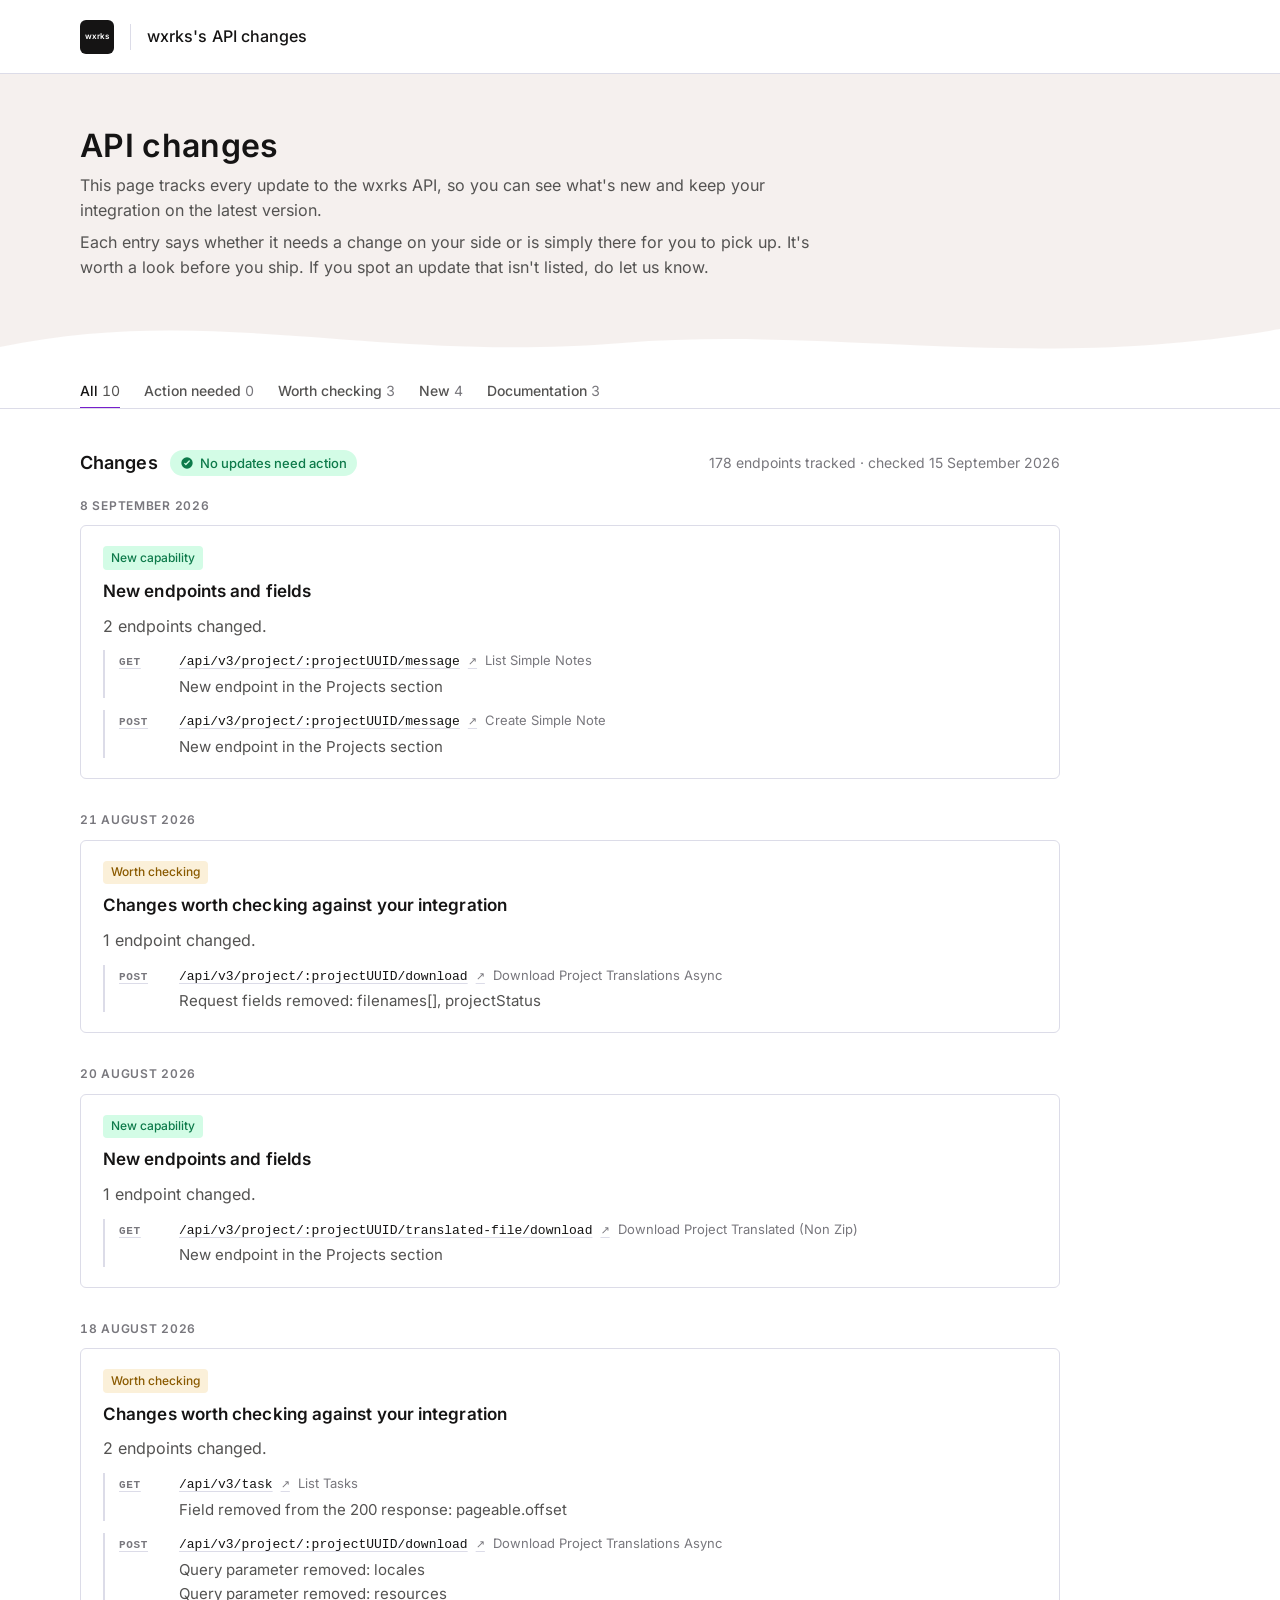
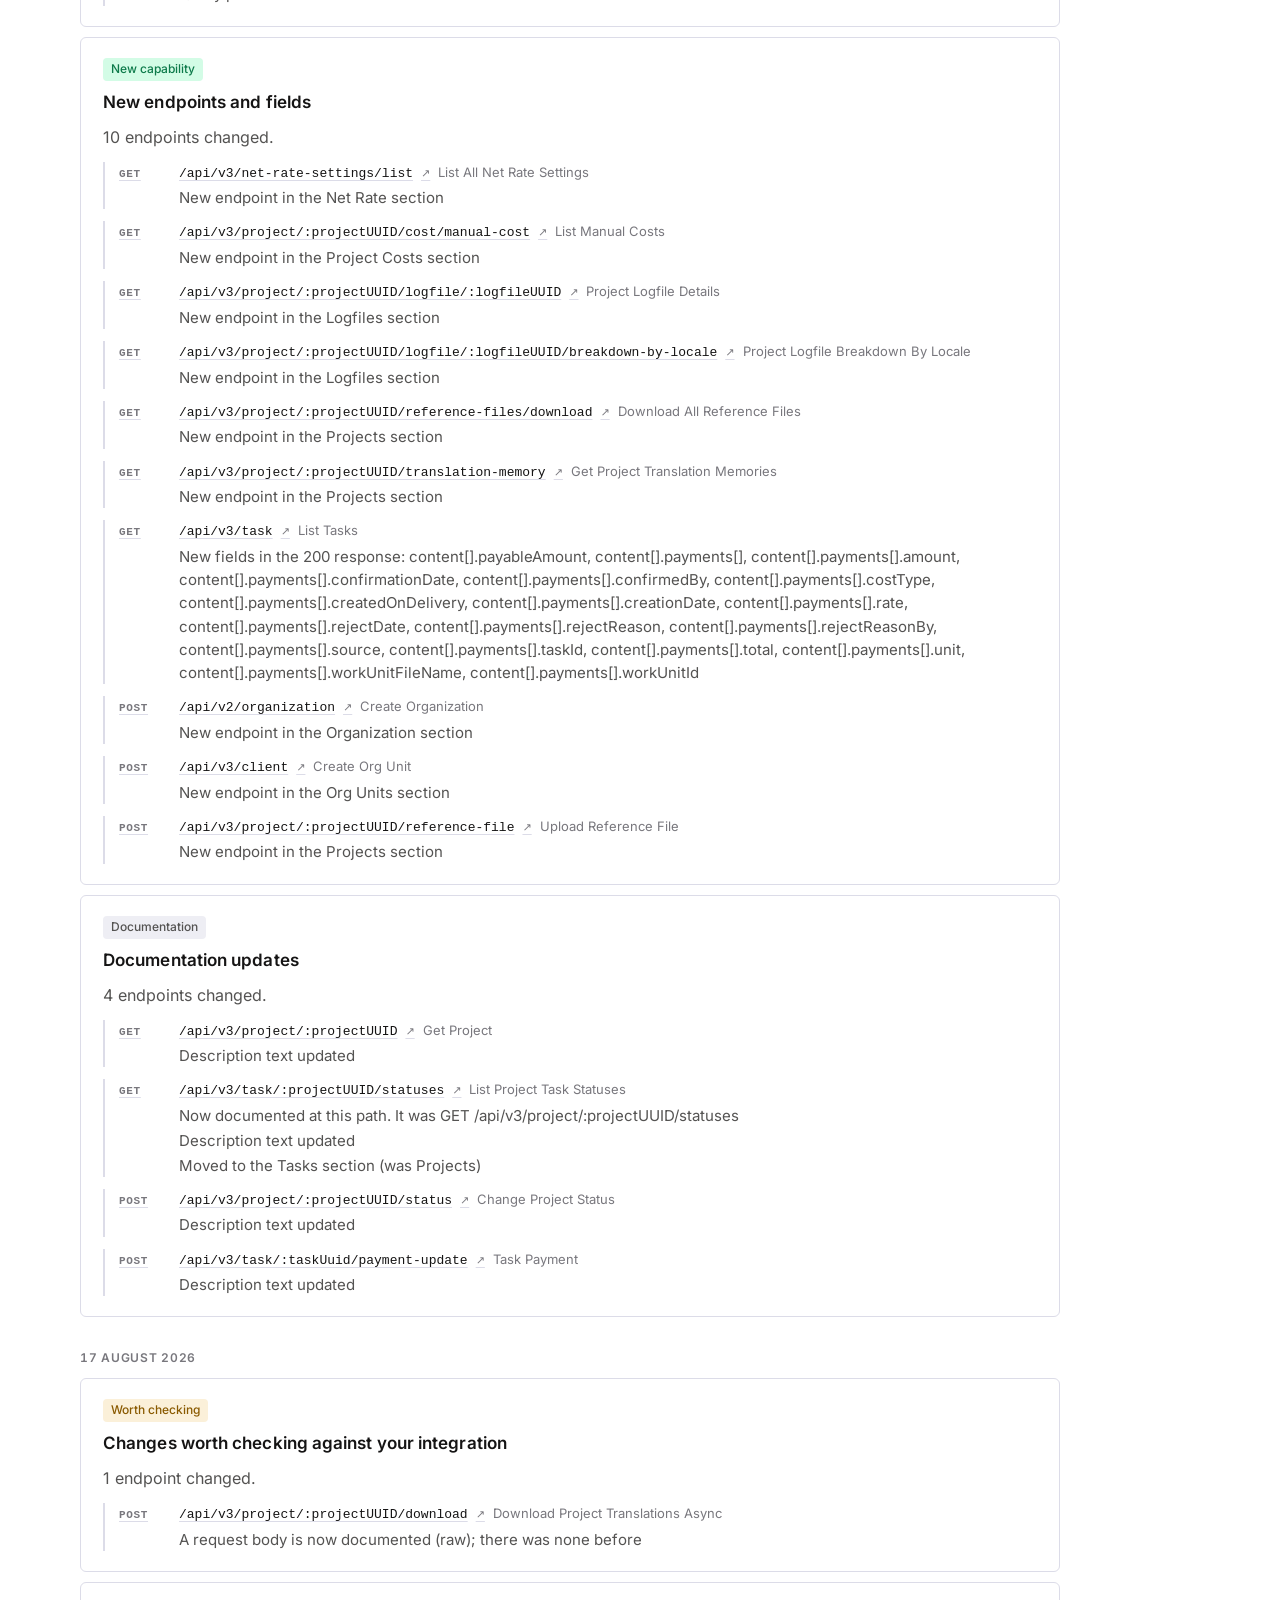
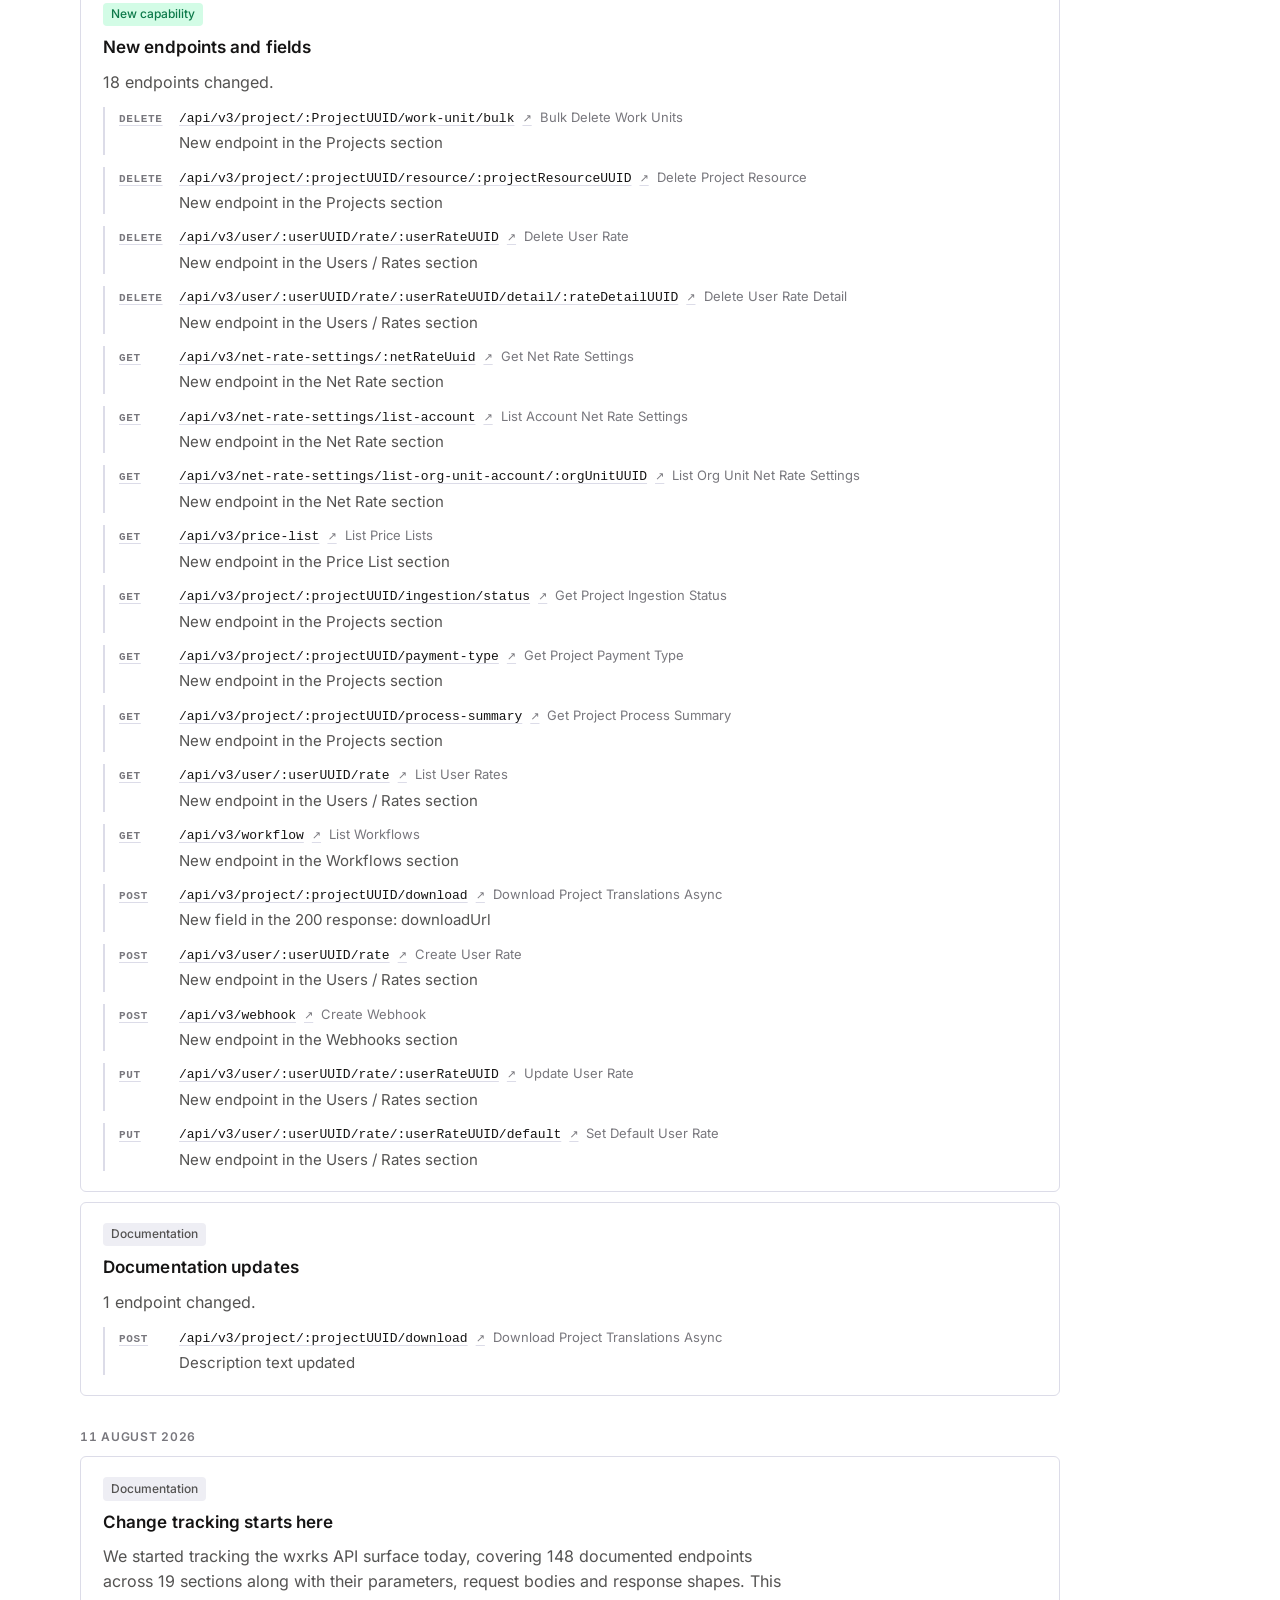
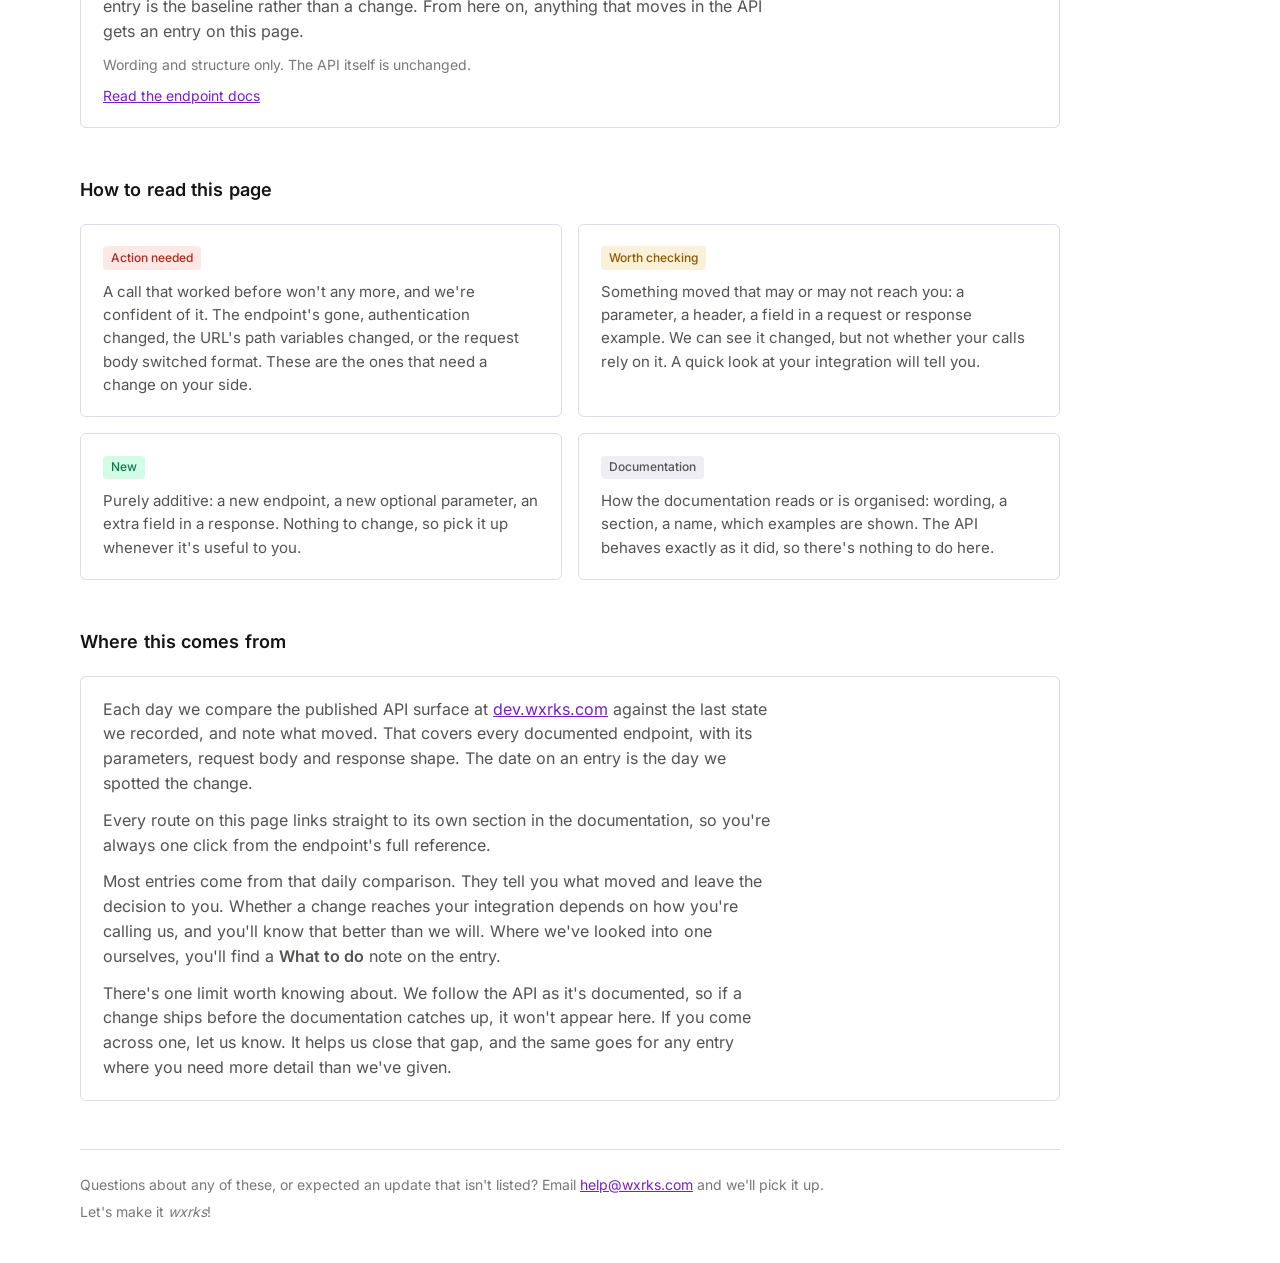
<file: index.html>
<!doctype html>
<html lang="en" data-theme="light">
<head>
<meta charset="utf-8">
<meta name="color-scheme" content="light">
<meta name="viewport" content="width=device-width, initial-scale=1">
<meta name="description" content="Track every update to the wxrks API and keep your integration on the latest version.">
<link rel="icon" type="image/png" sizes="32x32" href="[data-uri]">
<link rel="apple-touch-icon" href="[data-uri]">
<meta property="og:title" content="wxrks API changes">
<meta property="og:description" content="Track every update to the wxrks API and keep your integration on the latest version.">
<meta property="og:type" content="website">
<meta name="robots" content="index, follow">
<!-- Generated by tools/api-tracker/apitrack.py. Last checked 15 September 2026. -->
</head>
<body>
<title>wxrks API changes</title>
<style>
/* Inter — SIL Open Font License 1.1, https://github.com/rsms/inter
   Latin subset, inlined as data URIs because the Artifact CSP blocks font CDNs. */
@font-face {
  font-family: 'Inter';
  font-style: normal;
  font-weight: 400;
  font-display: swap;
  src: url([data-uri]) format('woff2');
}
@font-face {
  font-family: 'Inter';
  font-style: normal;
  font-weight: 500;
  font-display: swap;
  src: url([data-uri]) format('woff2');
}
@font-face {
  font-family: 'Inter';
  font-style: normal;
  font-weight: 600;
  font-display: swap;
  src: url([data-uri]) format('woff2');
}

  /* Layout, palette and type follow trust.wxrks.com: white top bar with a
     #DCDCE8 hairline, tinted hero band with a wave, 14px/500 tabs under a
     2px accent underline, and flat white 6px cards. */
  :root {
    --ground: #ffffff;
    --band: #f5f0ee;
    --surface: #ffffff;
    --surface-sunk: #f7f7fa;
    --line: #dcdce8;
    --line-soft: #ececf3;
    --ink: #151414;
    --ink-body: #18181d;
    --ink-soft: #545352;
    --ink-mute: #78777d;
    --accent: #771fcb;
    --link: #771fcb;
    --ok: #0d7a4a;
    --ok-bg: #d3fce6;
    --critical: #b3261e;
    --critical-bg: #fde8e6;
    --warning: #8a5a00;
    --warning-bg: #fbf0d9;
    --additive: #0d7a4a;
    --additive-bg: #d3fce6;
    --docs: #545352;
    --docs-bg: #eeeef4;
    --sans: 'Inter', -apple-system, system-ui, Ubuntu, 'Helvetica Neue', sans-serif;
    --mono: ui-monospace, 'SF Mono', SFMono-Regular, Menlo, Consolas, monospace;
    --shell: 1200px;
    /* Wide enough that the longest documented route fits on one line with room to
       spare. At 823px the longest (`GET /api/v3/net-rate-settings/list-org-unit-
       account/:orgUnitUUID` plus its name) needed 741 of 761 available px, so any
       slightly longer path wrapped — and it wrapped on any window under ~876px. */
    --column: 980px;
  }
  @media (prefers-color-scheme: dark) {
    :root:not([data-theme="light"]) {
      --ground: #131316;
      --band: #1c1a1d;
      --surface: #1a1a1e;
      --surface-sunk: #212127;
      --line: #33333d;
      --line-soft: #2a2a33;
      --ink: #f2f2f5;
      --ink-body: #e7e7ec;
      --ink-soft: #b3b2b8;
      --ink-mute: #8b8a92;
      --accent: #c79bf5;
      --link: #c79bf5;
      --ok: #6cd3a0;
      --ok-bg: #14301f;
      --critical: #ff9a90;
      --critical-bg: #331e1c;
      --warning: #e0b060;
      --warning-bg: #2e2617;
      --additive: #6cd3a0;
      --additive-bg: #14301f;
      --docs: #b3b2b8;
      --docs-bg: #26262e;
    }
  }
  :root[data-theme="dark"] {
    --ground: #131316;
    --band: #1c1a1d;
    --surface: #1a1a1e;
    --surface-sunk: #212127;
    --line: #33333d;
    --line-soft: #2a2a33;
    --ink: #f2f2f5;
    --ink-body: #e7e7ec;
    --ink-soft: #b3b2b8;
    --ink-mute: #8b8a92;
    --accent: #c79bf5;
    --link: #c79bf5;
    --ok: #6cd3a0;
    --ok-bg: #14301f;
    --critical: #ff9a90;
    --critical-bg: #331e1c;
    --warning: #e0b060;
    --warning-bg: #2e2617;
    --additive: #6cd3a0;
    --additive-bg: #14301f;
    --docs: #b3b2b8;
    --docs-bg: #26262e;
  }

  * { box-sizing: border-box; }

  body {
    margin: 0;
    background: var(--ground);
    color: var(--ink-body);
    font-family: var(--sans);
    font-size: 16px;
    line-height: 1.55;
    -webkit-font-smoothing: antialiased;
  }

  .shell {
    max-width: var(--shell);
    margin: 0 auto;
    padding: 0 clamp(1.1rem, 4vw, 2.5rem);
  }

  a { color: var(--link); }
  a:hover { text-decoration-thickness: 2px; }
  :focus-visible { outline: 2px solid var(--accent); outline-offset: 2px; border-radius: 3px; }

  /* ---- top bar ----------------------------------------------------- */
  .topbar {
    background: var(--surface);
    border-bottom: 1px solid var(--line);
  }
  .topbar .shell {
    height: 73px;
    display: flex;
    align-items: center;
    gap: 1rem;
  }
  .mark {
    width: 34px;
    height: 34px;
    border-radius: 6px;
    background: #151414;
    color: #ffffff;
    display: grid;
    place-items: center;
    font-size: .5rem;
    font-weight: 600;
    letter-spacing: .02em;
    flex: none;
  }
  :root[data-theme="dark"] .mark { background: #f2f2f5; color: #151414; }
  @media (prefers-color-scheme: dark) {
    :root:not([data-theme="light"]) .mark { background: #f2f2f5; color: #151414; }
  }
  .divider { width: 1px; height: 26px; background: var(--line); flex: none; }
  .topbar strong {
    font-size: 1rem;
    font-weight: 500;
    color: var(--ink);
    letter-spacing: .005em;
  }

  /* ---- hero band --------------------------------------------------- */
  .hero {
    position: relative;
    background: var(--band);
    overflow: hidden;
  }
  .hero .shell {
    position: relative;
    z-index: 1;
    min-height: 300px;
    display: flex;
    flex-direction: column;
    justify-content: center;
    gap: .5rem;
    padding-top: 2.5rem;
    padding-bottom: 5rem;
  }
  .hero h1 {
    margin: 0;
    font-size: 2rem;
    font-weight: 600;
    letter-spacing: .01em;
    color: var(--ink);
    line-height: 1.15;
  }
  .hero p {
    margin: 0;
    max-width: 46rem;
    color: var(--ink-soft);
    font-size: 1rem;
  }
  .wave {
    position: absolute;
    left: 0;
    right: 0;
    bottom: -1px;
    width: 100%;
    height: 90px;
    display: block;
    fill: var(--ground);
  }

  /* ---- tabs -------------------------------------------------------- */
  .tabs { border-bottom: 1px solid var(--line); background: var(--ground); }
  .tabs .shell { display: flex; gap: 1.5rem; overflow-x: auto; }
  .tabs button {
    appearance: none;
    background: none;
    border: 0;
    border-bottom: 2px solid transparent;
    padding: .5rem 0;
    margin-bottom: -1px;
    font-family: inherit;
    font-size: .875rem;
    font-weight: 500;
    color: var(--ink-soft);
    cursor: pointer;
    white-space: nowrap;
    transition: color .12s ease, border-color .12s ease;
  }
  .tabs button:hover { color: var(--ink); }
  .tabs button[aria-selected="true"] {
    color: var(--ink);
    border-bottom-color: var(--accent);
  }
  .tabs .count {
    font-variant-numeric: tabular-nums;
    color: var(--ink-mute);
    font-weight: 400;
  }
  .tabs button[aria-selected="true"] .count { color: var(--ink-soft); }

  /* ---- main -------------------------------------------------------- */
  main { padding: 2.5rem 0 5rem; }
  .column { max-width: var(--column); }

  .section-head {
    display: flex;
    flex-wrap: wrap;
    align-items: center;
    gap: .5rem .75rem;
    margin-bottom: 1.25rem;
  }
  .section-head h2 {
    margin: 0;
    font-size: 1.125rem;
    font-weight: 600;
    letter-spacing: .005em;
    color: var(--ink);
  }
  .status-pill {
    display: inline-flex;
    align-items: center;
    gap: .375rem;
    background: var(--ok-bg);
    color: var(--ok);
    border-radius: 999px;
    padding: .2rem .625rem;
    font-size: .8125rem;
    font-weight: 500;
  }
  .status-pill[data-state="attention"] { background: var(--critical-bg); color: var(--critical); }
  .status-pill svg { width: .875rem; height: .875rem; fill: currentColor; flex: none; }
  .status-pill .icon-alert { display: none; }
  .status-pill[data-state="attention"] .icon-ok { display: none; }
  .status-pill[data-state="attention"] .icon-alert { display: block; }
  .section-head .spacer { flex: 1 1 auto; }
  .section-head .aside { font-size: .875rem; color: var(--ink-mute); }

  /* ---- entry cards ------------------------------------------------- */
  /* The feed separates days; cards inside a day sit closer together, so one day's
     worth of movement reads as one block however many severities it spans. */
  .feed { display: flex; flex-direction: column; gap: 2rem; }
  .day { display: flex; flex-direction: column; gap: .625rem; }
  .day[hidden] { display: none; }
  .day-head {
    margin: 0;
    font-size: .75rem;
    font-weight: 600;
    letter-spacing: .06em;
    text-transform: uppercase;
    color: var(--ink-mute);
    font-variant-numeric: tabular-nums;
  }
  .card {
    background: var(--surface);
    border: 1px solid var(--line);
    border-radius: 6px;
  }
  .entry { padding: 1.25rem 1.375rem; display: flex; flex-direction: column; gap: .625rem; }
  .entry[hidden] { display: none; }
  .entry-head { display: flex; flex-wrap: wrap; align-items: center; gap: .5rem .75rem; }
  .entry-head time {
    font-size: .8125rem;
    color: var(--ink-mute);
    font-variant-numeric: tabular-nums;
  }
  .tag {
    display: inline-flex;
    align-items: center;
    gap: .3rem;
    font-size: .75rem;
    font-weight: 500;
    border-radius: 4px;
    padding: .15rem .5rem;
    white-space: nowrap;
  }
  .tag svg { width: .75rem; height: .75rem; fill: currentColor; flex: none; }
  .tag-breaking { background: var(--critical-bg); color: var(--critical); }
  .tag-review   { background: var(--warning-bg);  color: var(--warning); }
  .tag-additive { background: var(--additive-bg); color: var(--additive); }
  .tag-docs     { background: var(--docs-bg);     color: var(--docs); }

  .entry h4 {
    margin: 0;
    font-size: 1.0625rem;
    font-weight: 600;
    letter-spacing: .005em;
    line-height: 1.4;
    color: var(--ink);
    text-wrap: balance;
  }
  .entry .summary { margin: 0; color: var(--ink-soft); max-width: 68ch; }

  /* ---- per-endpoint change list ------------------------------------- */
  /* One block per endpoint: route on top, what happened to it underneath. The
     facts indent to the path's column so the verbs form a scannable gutter. */
  .changes {
    margin: .125rem 0 0;
    padding: 0;
    list-style: none;
    display: flex;
    flex-direction: column;
    gap: .75rem;
  }
  .changes > li { border-left: 2px solid var(--line); padding-left: .875rem; }
  .route {
    margin: 0 0 .15rem;
    display: flex;
    flex-wrap: wrap;
    align-items: baseline;
    gap: .5rem;
  }
  /* The route is the link. It has to look clickable without turning twenty purple
     lines into the loudest thing on the page: a quiet underline, accent on hover. */
  .route a {
    display: inline-flex;
    align-items: baseline;
    gap: .5rem;
    text-decoration: underline;
    text-decoration-color: var(--line);
    text-decoration-thickness: 1px;
    text-underline-offset: 3px;
  }
  .route a:hover { text-decoration-color: var(--link); }
  .route a:hover code, .route a:hover .verb { color: var(--link); }
  .route a::after {
    content: "↗";
    font-size: .6875rem;
    color: var(--ink-mute);
    text-decoration: none;
  }
  .route a:hover::after { color: var(--link); }
  .verb {
    font-family: var(--mono);
    font-size: .6875rem;
    font-weight: 600;
    letter-spacing: .06em;
    color: var(--ink-mute);
    min-width: 3.25rem;
    flex: none;
  }
  .route code {
    font-family: var(--mono);
    font-size: .8125rem;
    font-weight: 500;
    color: var(--ink);
    word-break: break-all;
  }
  .route-name { font-size: .8125rem; color: var(--ink-mute); }
  .facts {
    margin: 0;
    padding: 0 0 0 3.75rem;
    list-style: none;
    display: flex;
    flex-direction: column;
    gap: .1rem;
  }
  .facts li { font-size: .9375rem; color: var(--ink-soft); }
  .entry .more { margin: 0; font-size: .875rem; color: var(--ink-mute); }

  .entry .endpoint { margin: 0; overflow-x: auto; }
  .entry .endpoint code {
    font-family: var(--mono);
    font-size: .8125rem;
    background: var(--surface-sunk);
    border: 1px solid var(--line-soft);
    border-radius: 4px;
    padding: .15rem .4rem;
    white-space: nowrap;
    color: var(--ink-body);
  }
  .entry .action {
    background: var(--surface-sunk);
    border-radius: 4px;
    padding: .75rem .875rem;
    display: flex;
    flex-direction: column;
    gap: .2rem;
  }
  .entry .action-label {
    font-size: .75rem;
    font-weight: 600;
    color: var(--ink-mute);
    letter-spacing: .02em;
  }
  .entry .action p { margin: 0; max-width: 68ch; }
  .entry .no-action, .entry .effective, .entry .docs-link {
    margin: 0;
    font-size: .875rem;
    color: var(--ink-mute);
  }
  /* Machine-detected entries carry a visible provenance note so they are never
     mistaken for reviewed guidance. */
  .entry .detected {
    margin: 0;
    font-size: .875rem;
    color: var(--ink-mute);
    border-left: 2px solid var(--line);
    padding-left: .7rem;
  }
  .entry .effective strong { color: var(--ink); font-weight: 600; }
  .no-match { color: var(--ink-mute); margin: 0; display: none; }
  .feed[data-empty="true"] .no-match { display: block; }
  .empty { color: var(--ink-mute); margin: 0; }

  /* ---- pager ------------------------------------------------------- */
  .pager { margin-top: 1.75rem; display: flex; flex-direction: column; gap: .625rem; }
  .pager[hidden] { display: none; }
  .pager-status {
    margin: 0;
    font-size: .875rem;
    color: var(--ink-mute);
    font-variant-numeric: tabular-nums;
  }
  .pager-buttons { display: flex; flex-wrap: wrap; align-items: center; gap: .375rem; }
  .pager-buttons button {
    appearance: none;
    font-family: inherit;
    font-size: .875rem;
    font-weight: 500;
    color: var(--ink-soft);
    background: var(--surface);
    border: 1px solid var(--line);
    border-radius: 4px;
    padding: .3rem .625rem;
    min-width: 2.25rem;
    cursor: pointer;
    transition: color .12s ease, border-color .12s ease;
  }
  .pager-buttons button:hover:not(:disabled) { color: var(--ink); border-color: var(--ink-mute); }
  .pager-buttons button:disabled { opacity: .45; cursor: default; }
  .pager-buttons button[aria-current="page"] {
    color: var(--ground);
    background: var(--ink);
    border-color: var(--ink);
  }
  .pager-gap { color: var(--ink-mute); font-size: .875rem; padding: 0 .125rem; }

  /* ---- reference card grid ----------------------------------------- */
  .panel { margin-top: 3rem; }
  /* Pinned to two columns rather than auto-fit: the wider text column would other-
     wise fit three and leave the fourth card stranded on a row of its own. */
  .grid {
    display: grid;
    grid-template-columns: repeat(2, minmax(0, 1fr));
    gap: 1rem;
  }
  @media (max-width: 46rem) { .grid { grid-template-columns: minmax(0, 1fr); } }
  /* Prose stays readable even though the column that holds it got wider. */
  .panel .card p { max-width: 68ch; }
  .grid .card { padding: 1.25rem 1.375rem; display: flex; flex-direction: column; gap: .625rem; }
  .grid .card h3 {
    margin: 0;
    font-size: .9375rem;
    font-weight: 600;
    color: var(--ink);
  }
  .grid .card p { margin: 0; font-size: .9375rem; color: var(--ink-soft); }
  .grid .card ul {
    margin: 0;
    padding-left: 1.1rem;
    font-size: .9375rem;
    color: var(--ink-soft);
    display: flex;
    flex-direction: column;
    gap: .35rem;
  }

  footer {
    border-top: 1px solid var(--line);
    margin-top: 3rem;
    padding-top: 1.5rem;
    font-size: .875rem;
    color: var(--ink-mute);
    display: flex;
    flex-direction: column;
    gap: .35rem;
  }

  @media (max-width: 40rem) {
    .hero .shell { min-height: 220px; padding-bottom: 4rem; }
    .hero h1 { font-size: 1.625rem; }
    .wave { height: 55px; }
    /* No room for a verb gutter on a phone: let the facts run full width. */
    .facts { padding-left: 0; }
  }
  @media (prefers-reduced-motion: reduce) {
    * { transition: none !important; animation: none !important; }
  }
</style>

<header class="topbar">
  <div class="shell">
    <span class="mark" aria-hidden="true">wxrks</span>
    <span class="divider" aria-hidden="true"></span>
    <strong>wxrks's API changes</strong>
  </div>
</header>

<div class="hero">
  <div class="shell">
    <h1>API changes</h1>
    <p>
      This page tracks every update to the wxrks API, so you can see what's new and keep your
      integration on the latest version.
    </p>
    <p>
      Each entry says whether it needs a change on your side or is simply there for you to pick up.
      It's worth a look before you ship. If you spot an update that isn't listed, do let us know.
    </p>
  </div>
  <svg class="wave" viewBox="0 0 1440 90" preserveAspectRatio="none" aria-hidden="true">
    <path d="M0 62C240 18 420 78 700 58 940 41 1160 88 1440 44V90H0Z" />
  </svg>
</div>

<nav class="tabs" aria-label="Filter changes by impact">
  <div class="shell" role="tablist">
    <button type="button" role="tab" data-filter="all" aria-selected="true">All</button>
    <button type="button" role="tab" data-filter="breaking" aria-selected="false">Action needed</button>
    <button type="button" role="tab" data-filter="review" aria-selected="false">Worth checking</button>
    <button type="button" role="tab" data-filter="additive" aria-selected="false">New</button>
    <button type="button" role="tab" data-filter="docs" aria-selected="false">Documentation</button>
  </div>
</nav>

<main>
  <div class="shell">
    <div class="column">
      <div class="section-head">
        <h2>Changes</h2>
        <span class="status-pill" id="status" data-breaking="0"
              data-breaking-total="0">
          <svg class="icon-ok" viewBox="0 0 16 16" aria-hidden="true"><path d="M8 1.5a6.5 6.5 0 1 0 0 13 6.5 6.5 0 0 0 0-13Zm3.1 4.9-3.9 3.9a.75.75 0 0 1-1.06 0L4.9 8.96a.75.75 0 1 1 1.06-1.06l.71.7 3.37-3.36a.75.75 0 0 1 1.06 1.06Z"/></svg>
          <svg class="icon-alert" viewBox="0 0 16 16" aria-hidden="true"><path d="M8 1.5a6.5 6.5 0 1 0 0 13 6.5 6.5 0 0 0 0-13Zm0 3a.75.75 0 0 1 .75.75v3.25a.75.75 0 0 1-1.5 0V5.25A.75.75 0 0 1 8 4.5Zm0 6a.9.9 0 1 1 0 1.8.9.9 0 0 1 0-1.8Z"/></svg>
          <span id="verdict">No updates need action</span>
        </span>
        <span class="spacer"></span>
        <span class="aside">178 endpoints tracked · checked 15 September 2026</span>
      </div>

      <div class="feed" id="feed">
        <section class="day" data-date="2026-09-08">
  <h3 class="day-head"><time datetime="2026-09-08">8 September 2026</time></h3>
<article class="card entry" data-impact="additive">
  <header class="entry-head">
    <span class="tag tag-additive">New capability</span>
  </header>
  <h4>New endpoints and fields</h4>
  <p class="summary">2 endpoints changed.</p>
  <ul class="changes">
    <li>
      <p class="route">
        <a href="https://dev.wxrks.com/#1a8d40ab-f4d9-9ebc-714f-2a8d3fbe5163" target="_blank" rel="noopener"><span class="verb">GET</span><code>/api/v3/project/:projectUUID/message</code></a>
        <span class="route-name">List Simple Notes</span>
      </p>
      <ul class="facts">
        <li>New endpoint in the Projects section</li>
      </ul>
    </li>
    <li>
      <p class="route">
        <a href="https://dev.wxrks.com/#f6ccdc22-f6bc-364f-2227-a130f37b438d" target="_blank" rel="noopener"><span class="verb">POST</span><code>/api/v3/project/:projectUUID/message</code></a>
        <span class="route-name">Create Simple Note</span>
      </p>
      <ul class="facts">
        <li>New endpoint in the Projects section</li>
      </ul>
    </li>
  </ul>
</article>
</section>
<section class="day" data-date="2026-08-21">
  <h3 class="day-head"><time datetime="2026-08-21">21 August 2026</time></h3>
<article class="card entry" data-impact="review">
  <header class="entry-head">
    <span class="tag tag-review">Worth checking</span>
  </header>
  <h4>Changes worth checking against your integration</h4>
  <p class="summary">1 endpoint changed.</p>
  <ul class="changes">
    <li>
      <p class="route">
        <a href="https://dev.wxrks.com/#1455b727-0aba-4510-8b48-f8e5801ddfce" target="_blank" rel="noopener"><span class="verb">POST</span><code>/api/v3/project/:projectUUID/download</code></a>
        <span class="route-name">Download Project Translations Async</span>
      </p>
      <ul class="facts">
        <li>Request fields removed: filenames[], projectStatus</li>
      </ul>
    </li>
  </ul>
</article>
</section>
<section class="day" data-date="2026-08-20">
  <h3 class="day-head"><time datetime="2026-08-20">20 August 2026</time></h3>
<article class="card entry" data-impact="additive">
  <header class="entry-head">
    <span class="tag tag-additive">New capability</span>
  </header>
  <h4>New endpoints and fields</h4>
  <p class="summary">1 endpoint changed.</p>
  <ul class="changes">
    <li>
      <p class="route">
        <a href="https://dev.wxrks.com/#15ee41bf-2032-478b-a2ea-1e2c496c7cf9" target="_blank" rel="noopener"><span class="verb">GET</span><code>/api/v3/project/:projectUUID/translated-file/download</code></a>
        <span class="route-name">Download Project Translated (Non Zip)</span>
      </p>
      <ul class="facts">
        <li>New endpoint in the Projects section</li>
      </ul>
    </li>
  </ul>
</article>
</section>
<section class="day" data-date="2026-08-18">
  <h3 class="day-head"><time datetime="2026-08-18">18 August 2026</time></h3>
<article class="card entry" data-impact="review">
  <header class="entry-head">
    <span class="tag tag-review">Worth checking</span>
  </header>
  <h4>Changes worth checking against your integration</h4>
  <p class="summary">2 endpoints changed.</p>
  <ul class="changes">
    <li>
      <p class="route">
        <a href="https://dev.wxrks.com/#6cb5b924-806e-4f9c-8a46-e233fc7d14e2" target="_blank" rel="noopener"><span class="verb">GET</span><code>/api/v3/task</code></a>
        <span class="route-name">List Tasks</span>
      </p>
      <ul class="facts">
        <li>Field removed from the 200 response: pageable.offset</li>
      </ul>
    </li>
    <li>
      <p class="route">
        <a href="https://dev.wxrks.com/#1455b727-0aba-4510-8b48-f8e5801ddfce" target="_blank" rel="noopener"><span class="verb">POST</span><code>/api/v3/project/:projectUUID/download</code></a>
        <span class="route-name">Download Project Translations Async</span>
      </p>
      <ul class="facts">
        <li>Query parameter removed: locales</li>
        <li>Query parameter removed: resources</li>
      </ul>
    </li>
  </ul>
</article>
<article class="card entry" data-impact="additive">
  <header class="entry-head">
    <span class="tag tag-additive">New capability</span>
  </header>
  <h4>New endpoints and fields</h4>
  <p class="summary">10 endpoints changed.</p>
  <ul class="changes">
    <li>
      <p class="route">
        <a href="https://dev.wxrks.com/#c01b1700-73e5-4a41-a0d8-615bdb8c4faa" target="_blank" rel="noopener"><span class="verb">GET</span><code>/api/v3/net-rate-settings/list</code></a>
        <span class="route-name">List All Net Rate Settings</span>
      </p>
      <ul class="facts">
        <li>New endpoint in the Net Rate section</li>
      </ul>
    </li>
    <li>
      <p class="route">
        <a href="https://dev.wxrks.com/#8b256b8a-103f-4c2b-97ca-1db99a5627b7" target="_blank" rel="noopener"><span class="verb">GET</span><code>/api/v3/project/:projectUUID/cost/manual-cost</code></a>
        <span class="route-name">List Manual Costs</span>
      </p>
      <ul class="facts">
        <li>New endpoint in the Project Costs section</li>
      </ul>
    </li>
    <li>
      <p class="route">
        <a href="https://dev.wxrks.com/#3480bce7-afc9-41fd-b746-b80f811b159b" target="_blank" rel="noopener"><span class="verb">GET</span><code>/api/v3/project/:projectUUID/logfile/:logfileUUID</code></a>
        <span class="route-name">Project Logfile Details</span>
      </p>
      <ul class="facts">
        <li>New endpoint in the Logfiles section</li>
      </ul>
    </li>
    <li>
      <p class="route">
        <a href="https://dev.wxrks.com/#27925be2-1117-424b-8a26-a8613c991c69" target="_blank" rel="noopener"><span class="verb">GET</span><code>/api/v3/project/:projectUUID/logfile/:logfileUUID/breakdown-by-locale</code></a>
        <span class="route-name">Project Logfile Breakdown By Locale</span>
      </p>
      <ul class="facts">
        <li>New endpoint in the Logfiles section</li>
      </ul>
    </li>
    <li>
      <p class="route">
        <a href="https://dev.wxrks.com/#5397226e-78d5-4a6e-9116-40b8b592510f" target="_blank" rel="noopener"><span class="verb">GET</span><code>/api/v3/project/:projectUUID/reference-files/download</code></a>
        <span class="route-name">Download All Reference Files</span>
      </p>
      <ul class="facts">
        <li>New endpoint in the Projects section</li>
      </ul>
    </li>
    <li>
      <p class="route">
        <a href="https://dev.wxrks.com/#cf3fac6c-0386-4895-b986-4235d7488dcb" target="_blank" rel="noopener"><span class="verb">GET</span><code>/api/v3/project/:projectUUID/translation-memory</code></a>
        <span class="route-name">Get Project Translation Memories</span>
      </p>
      <ul class="facts">
        <li>New endpoint in the Projects section</li>
      </ul>
    </li>
    <li>
      <p class="route">
        <a href="https://dev.wxrks.com/#6cb5b924-806e-4f9c-8a46-e233fc7d14e2" target="_blank" rel="noopener"><span class="verb">GET</span><code>/api/v3/task</code></a>
        <span class="route-name">List Tasks</span>
      </p>
      <ul class="facts">
        <li>New fields in the 200 response: content[].payableAmount, content[].payments[], content[].payments[].amount, content[].payments[].confirmationDate, content[].payments[].confirmedBy, content[].payments[].costType, content[].payments[].createdOnDelivery, content[].payments[].creationDate, content[].payments[].rate, content[].payments[].rejectDate, content[].payments[].rejectReason, content[].payments[].rejectReasonBy, content[].payments[].source, content[].payments[].taskId, content[].payments[].total, content[].payments[].unit, content[].payments[].workUnitFileName, content[].payments[].workUnitId</li>
      </ul>
    </li>
    <li>
      <p class="route">
        <a href="https://dev.wxrks.com/#84920471-186d-4f63-8473-a9e77051d3eb" target="_blank" rel="noopener"><span class="verb">POST</span><code>/api/v2/organization</code></a>
        <span class="route-name">Create Organization</span>
      </p>
      <ul class="facts">
        <li>New endpoint in the Organization section</li>
      </ul>
    </li>
    <li>
      <p class="route">
        <a href="https://dev.wxrks.com/#807e982b-1409-4581-9137-1074b285e5b0" target="_blank" rel="noopener"><span class="verb">POST</span><code>/api/v3/client</code></a>
        <span class="route-name">Create Org Unit</span>
      </p>
      <ul class="facts">
        <li>New endpoint in the Org Units section</li>
      </ul>
    </li>
    <li>
      <p class="route">
        <a href="https://dev.wxrks.com/#5d8c7b3b-8278-4b0d-abba-e08f1f42d00e" target="_blank" rel="noopener"><span class="verb">POST</span><code>/api/v3/project/:projectUUID/reference-file</code></a>
        <span class="route-name">Upload Reference File</span>
      </p>
      <ul class="facts">
        <li>New endpoint in the Projects section</li>
      </ul>
    </li>
  </ul>
</article>
<article class="card entry" data-impact="docs">
  <header class="entry-head">
    <span class="tag tag-docs">Documentation</span>
  </header>
  <h4>Documentation updates</h4>
  <p class="summary">4 endpoints changed.</p>
  <ul class="changes">
    <li>
      <p class="route">
        <a href="https://dev.wxrks.com/#0e39eab1-f14e-4546-a809-e810073f2e0a" target="_blank" rel="noopener"><span class="verb">GET</span><code>/api/v3/project/:projectUUID</code></a>
        <span class="route-name">Get Project</span>
      </p>
      <ul class="facts">
        <li>Description text updated</li>
      </ul>
    </li>
    <li>
      <p class="route">
        <a href="https://dev.wxrks.com/#3db81dcf-4f84-419e-ac8b-14ec2c0ecbdb" target="_blank" rel="noopener"><span class="verb">GET</span><code>/api/v3/task/:projectUUID/statuses</code></a>
        <span class="route-name">List Project Task Statuses</span>
      </p>
      <ul class="facts">
        <li>Now documented at this path. It was GET /api/v3/project/:projectUUID/statuses</li>
        <li>Description text updated</li>
        <li>Moved to the Tasks section (was Projects)</li>
      </ul>
    </li>
    <li>
      <p class="route">
        <a href="https://dev.wxrks.com/#f95f4431-ff1b-4c85-969e-c04fd24e5c94" target="_blank" rel="noopener"><span class="verb">POST</span><code>/api/v3/project/:projectUUID/status</code></a>
        <span class="route-name">Change Project Status</span>
      </p>
      <ul class="facts">
        <li>Description text updated</li>
      </ul>
    </li>
    <li>
      <p class="route">
        <a href="https://dev.wxrks.com/#7313e4dc-854a-4513-8b42-8d52a04d6e65" target="_blank" rel="noopener"><span class="verb">POST</span><code>/api/v3/task/:taskUuid/payment-update</code></a>
        <span class="route-name">Task Payment</span>
      </p>
      <ul class="facts">
        <li>Description text updated</li>
      </ul>
    </li>
  </ul>
</article>
</section>
<section class="day" data-date="2026-08-17">
  <h3 class="day-head"><time datetime="2026-08-17">17 August 2026</time></h3>
<article class="card entry" data-impact="review">
  <header class="entry-head">
    <span class="tag tag-review">Worth checking</span>
  </header>
  <h4>Changes worth checking against your integration</h4>
  <p class="summary">1 endpoint changed.</p>
  <ul class="changes">
    <li>
      <p class="route">
        <a href="https://dev.wxrks.com/#1455b727-0aba-4510-8b48-f8e5801ddfce" target="_blank" rel="noopener"><span class="verb">POST</span><code>/api/v3/project/:projectUUID/download</code></a>
        <span class="route-name">Download Project Translations Async</span>
      </p>
      <ul class="facts">
        <li>A request body is now documented (raw); there was none before</li>
      </ul>
    </li>
  </ul>
</article>
<article class="card entry" data-impact="additive">
  <header class="entry-head">
    <span class="tag tag-additive">New capability</span>
  </header>
  <h4>New endpoints and fields</h4>
  <p class="summary">18 endpoints changed.</p>
  <ul class="changes">
    <li>
      <p class="route">
        <a href="https://dev.wxrks.com/#0b6cb072-0456-484c-b9f0-8a74130a2c49" target="_blank" rel="noopener"><span class="verb">DELETE</span><code>/api/v3/project/:ProjectUUID/work-unit/bulk</code></a>
        <span class="route-name">Bulk Delete Work Units</span>
      </p>
      <ul class="facts">
        <li>New endpoint in the Projects section</li>
      </ul>
    </li>
    <li>
      <p class="route">
        <a href="https://dev.wxrks.com/#940306d0-863c-40ce-98cf-140a3fac106a" target="_blank" rel="noopener"><span class="verb">DELETE</span><code>/api/v3/project/:projectUUID/resource/:projectResourceUUID</code></a>
        <span class="route-name">Delete Project Resource</span>
      </p>
      <ul class="facts">
        <li>New endpoint in the Projects section</li>
      </ul>
    </li>
    <li>
      <p class="route">
        <a href="https://dev.wxrks.com/#f76b2cc1-7946-4a07-8ee7-9eb28d5fcd28" target="_blank" rel="noopener"><span class="verb">DELETE</span><code>/api/v3/user/:userUUID/rate/:userRateUUID</code></a>
        <span class="route-name">Delete User Rate</span>
      </p>
      <ul class="facts">
        <li>New endpoint in the Users / Rates section</li>
      </ul>
    </li>
    <li>
      <p class="route">
        <a href="https://dev.wxrks.com/#6358934a-4925-490c-b24b-27ade1c338ad" target="_blank" rel="noopener"><span class="verb">DELETE</span><code>/api/v3/user/:userUUID/rate/:userRateUUID/detail/:rateDetailUUID</code></a>
        <span class="route-name">Delete User Rate Detail</span>
      </p>
      <ul class="facts">
        <li>New endpoint in the Users / Rates section</li>
      </ul>
    </li>
    <li>
      <p class="route">
        <a href="https://dev.wxrks.com/#9c502642-8f76-4156-817e-9cc9d279fccc" target="_blank" rel="noopener"><span class="verb">GET</span><code>/api/v3/net-rate-settings/:netRateUuid</code></a>
        <span class="route-name">Get Net Rate Settings</span>
      </p>
      <ul class="facts">
        <li>New endpoint in the Net Rate section</li>
      </ul>
    </li>
    <li>
      <p class="route">
        <a href="https://dev.wxrks.com/#f4db7f99-00f9-4d22-881f-2793bd1e854b" target="_blank" rel="noopener"><span class="verb">GET</span><code>/api/v3/net-rate-settings/list-account</code></a>
        <span class="route-name">List Account Net Rate Settings</span>
      </p>
      <ul class="facts">
        <li>New endpoint in the Net Rate section</li>
      </ul>
    </li>
    <li>
      <p class="route">
        <a href="https://dev.wxrks.com/#8e07e823-fdbb-4e50-90ac-4aafebe6a46c" target="_blank" rel="noopener"><span class="verb">GET</span><code>/api/v3/net-rate-settings/list-org-unit-account/:orgUnitUUID</code></a>
        <span class="route-name">List Org Unit Net Rate Settings</span>
      </p>
      <ul class="facts">
        <li>New endpoint in the Net Rate section</li>
      </ul>
    </li>
    <li>
      <p class="route">
        <a href="https://dev.wxrks.com/#27d78e8d-6652-4778-83e7-bd5cd10b5a0f" target="_blank" rel="noopener"><span class="verb">GET</span><code>/api/v3/price-list</code></a>
        <span class="route-name">List Price Lists</span>
      </p>
      <ul class="facts">
        <li>New endpoint in the Price List section</li>
      </ul>
    </li>
    <li>
      <p class="route">
        <a href="https://dev.wxrks.com/#12ba8ab1-97e4-45eb-a775-8244d9831073" target="_blank" rel="noopener"><span class="verb">GET</span><code>/api/v3/project/:projectUUID/ingestion/status</code></a>
        <span class="route-name">Get Project Ingestion Status</span>
      </p>
      <ul class="facts">
        <li>New endpoint in the Projects section</li>
      </ul>
    </li>
    <li>
      <p class="route">
        <a href="https://dev.wxrks.com/#f16b194f-dc6c-4ade-a124-e622d30a67da" target="_blank" rel="noopener"><span class="verb">GET</span><code>/api/v3/project/:projectUUID/payment-type</code></a>
        <span class="route-name">Get Project Payment Type</span>
      </p>
      <ul class="facts">
        <li>New endpoint in the Projects section</li>
      </ul>
    </li>
    <li>
      <p class="route">
        <a href="https://dev.wxrks.com/#ec110fc4-5d33-4dde-8e39-5739740752ba" target="_blank" rel="noopener"><span class="verb">GET</span><code>/api/v3/project/:projectUUID/process-summary</code></a>
        <span class="route-name">Get Project Process Summary</span>
      </p>
      <ul class="facts">
        <li>New endpoint in the Projects section</li>
      </ul>
    </li>
    <li>
      <p class="route">
        <a href="https://dev.wxrks.com/#d800b78b-2595-46d1-a981-e381c51196c5" target="_blank" rel="noopener"><span class="verb">GET</span><code>/api/v3/user/:userUUID/rate</code></a>
        <span class="route-name">List User Rates</span>
      </p>
      <ul class="facts">
        <li>New endpoint in the Users / Rates section</li>
      </ul>
    </li>
    <li>
      <p class="route">
        <a href="https://dev.wxrks.com/#6b4cab29-3d76-4fcb-ba19-5ccf81b1d3ed" target="_blank" rel="noopener"><span class="verb">GET</span><code>/api/v3/workflow</code></a>
        <span class="route-name">List Workflows</span>
      </p>
      <ul class="facts">
        <li>New endpoint in the Workflows section</li>
      </ul>
    </li>
    <li>
      <p class="route">
        <a href="https://dev.wxrks.com/#1455b727-0aba-4510-8b48-f8e5801ddfce" target="_blank" rel="noopener"><span class="verb">POST</span><code>/api/v3/project/:projectUUID/download</code></a>
        <span class="route-name">Download Project Translations Async</span>
      </p>
      <ul class="facts">
        <li>New field in the 200 response: downloadUrl</li>
      </ul>
    </li>
    <li>
      <p class="route">
        <a href="https://dev.wxrks.com/#93d090c1-e72b-4356-a117-154918a98db5" target="_blank" rel="noopener"><span class="verb">POST</span><code>/api/v3/user/:userUUID/rate</code></a>
        <span class="route-name">Create User Rate</span>
      </p>
      <ul class="facts">
        <li>New endpoint in the Users / Rates section</li>
      </ul>
    </li>
    <li>
      <p class="route">
        <a href="https://dev.wxrks.com/#34723ba9-9808-497e-9f70-ae93ddaf8e94" target="_blank" rel="noopener"><span class="verb">POST</span><code>/api/v3/webhook</code></a>
        <span class="route-name">Create Webhook</span>
      </p>
      <ul class="facts">
        <li>New endpoint in the Webhooks section</li>
      </ul>
    </li>
    <li>
      <p class="route">
        <a href="https://dev.wxrks.com/#762c315c-b7b1-4cae-9d54-2268f7e6201d" target="_blank" rel="noopener"><span class="verb">PUT</span><code>/api/v3/user/:userUUID/rate/:userRateUUID</code></a>
        <span class="route-name">Update User Rate</span>
      </p>
      <ul class="facts">
        <li>New endpoint in the Users / Rates section</li>
      </ul>
    </li>
    <li>
      <p class="route">
        <a href="https://dev.wxrks.com/#6220c652-0cc3-43b5-9a74-df2f4c1caf78" target="_blank" rel="noopener"><span class="verb">PUT</span><code>/api/v3/user/:userUUID/rate/:userRateUUID/default</code></a>
        <span class="route-name">Set Default User Rate</span>
      </p>
      <ul class="facts">
        <li>New endpoint in the Users / Rates section</li>
      </ul>
    </li>
  </ul>
</article>
<article class="card entry" data-impact="docs">
  <header class="entry-head">
    <span class="tag tag-docs">Documentation</span>
  </header>
  <h4>Documentation updates</h4>
  <p class="summary">1 endpoint changed.</p>
  <ul class="changes">
    <li>
      <p class="route">
        <a href="https://dev.wxrks.com/#1455b727-0aba-4510-8b48-f8e5801ddfce" target="_blank" rel="noopener"><span class="verb">POST</span><code>/api/v3/project/:projectUUID/download</code></a>
        <span class="route-name">Download Project Translations Async</span>
      </p>
      <ul class="facts">
        <li>Description text updated</li>
      </ul>
    </li>
  </ul>
</article>
</section>
<section class="day" data-date="2026-08-11">
  <h3 class="day-head"><time datetime="2026-08-11">11 August 2026</time></h3>
<article class="card entry" data-impact="docs">
  <header class="entry-head">
    <span class="tag tag-docs">Documentation</span>
  </header>
  <h4>Change tracking starts here</h4>
  <p class="summary">We started tracking the wxrks API surface today, covering 148 documented endpoints across 19 sections along with their parameters, request bodies and response shapes. This entry is the baseline rather than a change. From here on, anything that moves in the API gets an entry on this page.</p>
  <p class="no-action">Wording and structure only. The API itself is unchanged.</p>
  <p class="docs-link"><a href="https://dev.wxrks.com/" target="_blank" rel="noopener">Read the endpoint docs</a></p>
</article>
</section>
        <p class="no-match">No changes in this category.</p>
      </div>

      <nav class="pager" id="pager" aria-label="Change log pages" hidden></nav>

      <section class="panel">
        <div class="section-head"><h2>How to read this page</h2></div>
        <div class="grid">
          <div class="card">
            <h3><span class="tag tag-breaking">Action needed</span></h3>
            <p>A call that worked before won't any more, and we're confident of it. The endpoint's
              gone, authentication changed, the URL's path variables changed, or the request body
              switched format. These are the ones that need a change on your side.</p>
          </div>
          <div class="card">
            <h3><span class="tag tag-review">Worth checking</span></h3>
            <p>Something moved that may or may not reach you: a parameter, a header, a field in a
              request or response example. We can see it changed, but not whether your calls rely on
              it. A quick look at your integration will tell you.</p>
          </div>
          <div class="card">
            <h3><span class="tag tag-additive">New</span></h3>
            <p>Purely additive: a new endpoint, a new optional parameter, an extra field in a
              response. Nothing to change, so pick it up whenever it's useful to you.</p>
          </div>
          <div class="card">
            <h3><span class="tag tag-docs">Documentation</span></h3>
            <p>How the documentation reads or is organised: wording, a section, a name, which
              examples are shown. The API behaves exactly as it did, so there's nothing to do here.</p>
          </div>
        </div>
      </section>

      <section class="panel">
        <div class="section-head"><h2>Where this comes from</h2></div>
        <div class="card" style="padding:1.25rem 1.375rem;display:flex;flex-direction:column;gap:.75rem">
          <p style="margin:0;color:var(--ink-soft)">
            Each day we compare the published API surface at
            <a href="https://dev.wxrks.com/" target="_blank" rel="noopener">dev.wxrks.com</a>
            against the last state we recorded, and note what moved. That covers every documented
            endpoint, with its parameters, request body and response shape. The date on an entry is
            the day we spotted the change.
          </p>
          <p style="margin:0;color:var(--ink-soft)">
            Every route on this page links straight to its own section in the documentation, so
            you're always one click from the endpoint's full reference.
          </p>
          <p style="margin:0;color:var(--ink-soft)">
            Most entries come from that daily comparison. They tell you what moved and leave the
            decision to you. Whether a change reaches your integration depends on how you're calling
            us, and you'll know that better than we will. Where we've looked into one ourselves,
            you'll find a <strong>What to do</strong> note on the entry.
          </p>
          <p style="margin:0;color:var(--ink-soft)">
            There's one limit worth knowing about. We follow the API as it's documented, so if a
            change ships before the documentation catches up, it won't appear here. If you come
            across one, let us know. It helps us close that gap, and the same goes for any entry
            where you need more detail than we've given.
          </p>
        </div>
      </section>

      <footer>
        <p style="margin:0">
          Questions about any of these, or expected an update that isn't listed? Email
          <a href="mailto:help@wxrks.com">help@wxrks.com</a> and we'll pick it up.
        </p>
        <p style="margin:0">Let's make it <em>wxrks</em>!</p>
      </footer>
    </div>
  </div>
</main>

<script>
  (function () {
    // `breaking` is only what the latest check found. `total` is every action-needed
    // entry on the page, which is what the tab counts. Saying "no updates need action"
    // beside a tab reading "Action needed 3" would look like a contradiction, so the
    // wording says "nothing new" whenever history exists but today is clear.
    var pill = document.getElementById('status');
    var breaking = parseInt(pill.getAttribute('data-breaking'), 10) || 0;
    var total = parseInt(pill.getAttribute('data-breaking-total'), 10) || 0;
    var verdict = document.getElementById('verdict');
    if (breaking > 0) {
      pill.setAttribute('data-state', 'attention');
      verdict.textContent = breaking === 1 ? '1 update needs action'
                                           : breaking + ' updates need action';
    } else if (total > 0) {
      verdict.textContent = 'Nothing new needs action';
    }

    // One "change" is one card — the same unit the tabs and the status pill count.
    var PAGE_SIZE = 20;

    var feed = document.getElementById('feed');
    var pager = document.getElementById('pager');
    var entries = Array.prototype.slice.call(feed.querySelectorAll('.entry'));
    var days = Array.prototype.slice.call(feed.querySelectorAll('.day'));
    var tabs = Array.prototype.slice.call(document.querySelectorAll('.tabs button'));
    var filter = 'all';
    var page = 1;

    var smooth = !window.matchMedia('(prefers-reduced-motion: reduce)').matches;

    function matching() {
      return entries.filter(function (e) {
        return filter === 'all' || e.getAttribute('data-impact') === filter;
      });
    }

    // Page numbers around the current page, with the first and last always reachable.
    // A year of entries is dozens of pages; listing every one of them is a wall.
    function pageWindow(pages) {
      var want = {1: true, 2: true};
      want[pages] = true;
      want[pages - 1] = true;
      want[page - 1] = true;
      want[page] = true;
      want[page + 1] = true;
      var out = [];
      for (var i = 1; i <= pages; i++) {
        if (!want[i]) continue;
        if (out.length && i - out[out.length - 1] > 1) out.push('gap');
        out.push(i);
      }
      return out;
    }

    function button(label, target, disabled, current) {
      var b = document.createElement('button');
      b.type = 'button';
      b.textContent = label;
      if (disabled) b.disabled = true;
      if (current) b.setAttribute('aria-current', 'page');
      b.addEventListener('click', function () {
        page = target;
        render();
        feed.scrollIntoView({ behavior: smooth ? 'smooth' : 'auto', block: 'start' });
      });
      return b;
    }

    function drawPager(pages, total, start, count) {
      pager.textContent = '';
      if (pages < 2) { pager.hidden = true; return; }
      pager.hidden = false;

      var status = document.createElement('p');
      status.className = 'pager-status';
      status.textContent = 'Showing ' + (start + 1) + '–' + (start + count) +
                           ' of ' + total + ' changes';
      pager.appendChild(status);

      var nav = document.createElement('div');
      nav.className = 'pager-buttons';
      nav.appendChild(button('Previous', page - 1, page === 1, false));
      pageWindow(pages).forEach(function (item) {
        if (item === 'gap') {
          var gap = document.createElement('span');
          gap.className = 'pager-gap';
          gap.textContent = '…';
          nav.appendChild(gap);
          return;
        }
        nav.appendChild(button(String(item), item, false, item === page));
      });
      nav.appendChild(button('Next', page + 1, page === pages, false));
      pager.appendChild(nav);
    }

    function render() {
      var shown = matching();
      var pages = Math.max(1, Math.ceil(shown.length / PAGE_SIZE));
      if (page > pages) page = pages;
      var start = (page - 1) * PAGE_SIZE;
      var onPage = shown.slice(start, start + PAGE_SIZE);

      entries.forEach(function (entry) { entry.hidden = onPage.indexOf(entry) === -1; });
      // A day whose cards are all filtered or paged out would leave its date
      // heading standing over nothing.
      days.forEach(function (day) {
        day.hidden = day.querySelectorAll('.entry:not([hidden])').length === 0;
      });
      feed.setAttribute('data-empty', String(shown.length === 0));
      drawPager(pages, shown.length, start, onPage.length);
    }

    // Show each tab's count so an empty category is obvious before clicking it.
    tabs.forEach(function (tab) {
      var want = tab.getAttribute('data-filter');
      var n = want === 'all'
        ? entries.length
        : entries.filter(function (e) { return e.getAttribute('data-impact') === want; }).length;
      var count = document.createElement('span');
      count.className = 'count';
      count.textContent = ' ' + n;
      tab.appendChild(count);

      tab.addEventListener('click', function () {
        tabs.forEach(function (t) { t.setAttribute('aria-selected', String(t === tab)); });
        filter = want;
        page = 1;  // a filter change starts a new list
        render();
      });
    });

    render();
  })();
</script>

</body>
</html>
</file>
